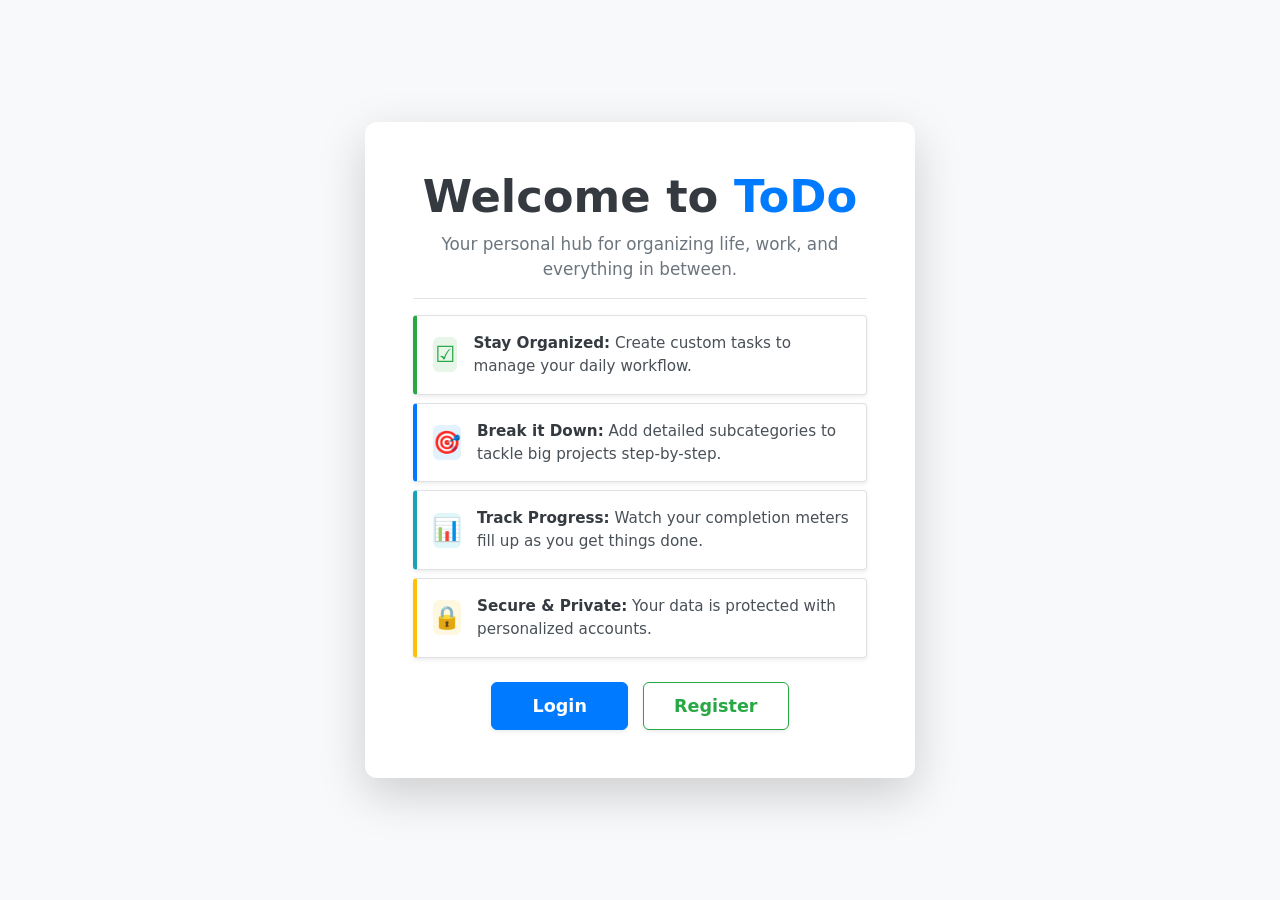
<file: welcome.html>
<!DOCTYPE html>
<html lang="en">
<head>
    <meta charset="UTF-8">
    <meta name="viewport" content="width=device-width, initial-scale=1.0">
    <title>Welcome - ToDo App</title>
    <link rel="stylesheet" href="https://stackpath.bootstrapcdn.com/bootstrap/4.3.1/css/bootstrap.min.css">
    <link rel="stylesheet" href="style.css">
</head>
<body class="bg-light d-flex align-items-center justify-content-center" style="min-height: 100vh;">
    
    <div class="card shadow-lg border-0" style="max-width: 550px; width: 100%; border-radius: 12px;">
        <div class="card-body p-4 p-md-5 text-center">
            
            <h1 class="font-weight-bold mb-2" style="font-size: 2.8rem; color: #343a40;">
                Welcome to <span class="text-primary">ToDo</span>
            </h1>
            
            <p class="text-secondary mb-3" style="font-size: 1.05rem;">
                Your personal hub for organizing life, work, and everything in between.
            </p>

            <hr class="my-3" style="border-top: 1px solid #e0e4e8;">

            <div class="text-left mb-4">
                
                <div class="p-3 mb-2 bg-white border rounded shadow-sm d-flex align-items-center" style="border-left: 4px solid #28a745 !important;">
                    <div class="mr-3 text-success d-flex align-items-center justify-content-center" style="font-size: 1.4rem; background: #e8f5e9; width: 35px; height: 35px; border-radius: 6px;">
                        ☑️
                    </div>
                    <div style="font-size: 0.95rem; color: #495057;">
                        <strong class="text-dark">Stay Organized:</strong> Create custom tasks to manage your daily workflow.
                    </div>
                </div>

                <div class="p-3 mb-2 bg-white border rounded shadow-sm d-flex align-items-center" style="border-left: 4px solid #007bff !important;">
                    <div class="mr-3 text-primary d-flex align-items-center justify-content-center" style="font-size: 1.4rem; background: #e3f2fd; width: 35px; height: 35px; border-radius: 6px;">
                        🎯
                    </div>
                    <div style="font-size: 0.95rem; color: #495057;">
                        <strong class="text-dark">Break it Down:</strong> Add detailed subcategories to tackle big projects step-by-step.
                    </div>
                </div>

                <div class="p-3 mb-2 bg-white border rounded shadow-sm d-flex align-items-center" style="border-left: 4px solid #17a2b8 !important;">
                    <div class="mr-3 text-info d-flex align-items-center justify-content-center" style="font-size: 1.4rem; background: #e0f7fa; width: 35px; height: 35px; border-radius: 6px;">
                        📊
                    </div>
                    <div style="font-size: 0.95rem; color: #495057;">
                        <strong class="text-dark">Track Progress:</strong> Watch your completion meters fill up as you get things done.
                    </div>
                </div>

                <div class="p-3 mb-0 bg-white border rounded shadow-sm d-flex align-items-center" style="border-left: 4px solid #ffc107 !important;">
                    <div class="mr-3 text-warning d-flex align-items-center justify-content-center" style="font-size: 1.4rem; background: #fff8e1; width: 35px; height: 35px; border-radius: 6px;">
                        🔒
                    </div>
                    <div style="font-size: 0.95rem; color: #495057;">
                        <strong class="text-dark">Secure & Private:</strong> Your data is protected with personalized accounts.
                    </div>
                </div>

            </div>

            <div class="d-flex justify-content-center" style="gap: 15px;">
                <a href="https://raw.githack.com/bazi9/to-do/refs/heads/main/login.html" class="btn btn-primary font-weight-bold shadow-sm" style="border-radius: 6px; padding: 10px 40px; font-size: 1.1rem;">Login</a>
                <a href="https://raw.githack.com/bazi9/to-do/refs/heads/main/register.html" class="btn btn-outline-success font-weight-bold shadow-sm bg-white" style="border-radius: 6px; padding: 10px 30px; font-size: 1.1rem;">Register</a>
            </div>
            
        </div>
    </div>

    <script src="https://code.jquery.com/jquery-3.3.1.slim.min.js"></script>
    <script src="https://cdnjs.cloudflare.com/ajax/libs/popper.js/1.14.7/umd/popper.min.js"></script>
    <script src="https://stackpath.bootstrapcdn.com/bootstrap/4.3.1/js/bootstrap.min.js"></script>
</body>
</html>
</file>
<file: style.css>
/* --- MODERN UI RESET --- */
body {
    background-color: #f4f7f6;
    font-family: 'Segoe UI', system-ui, -apple-system, sans-serif;
}

h1, h2, h4, h5 {
    font-weight: 700;
}

/* Make inputs look cleaner */
.modern-input {
    border: 1px solid #ced4da;
    border-radius: 6px;
    height: 38px;
}
.modern-input:focus {
    border-color: #007bff;
    box-shadow: 0 0 0 0.2rem rgba(0, 123, 255, 0.25);
}

.user-badge {
    transition: transform 0.2s ease;
}
.user-badge:hover {
    transform: translateY(-2px);
}

/* --- MAIN TASK DESIGN --- */
.main-task-card {
    background-color: #ffffff;
    border: 1px solid #e0e4e8;
    border-left: 5px solid #6c757d !important;
}

/* --- COLLAPSE TOGGLE BUTTON --- */
.toggle-btn { 
    width: 28px; 
    height: 28px; 
    padding: 0; 
    display: flex; 
    align-items: center; 
    justify-content: center;
    border-radius: 6px;
    transition: all 0.2s ease;
}
.toggle-btn[aria-expanded="true"] .icon-closed { display: none; }
.toggle-btn[aria-expanded="false"] .icon-open { display: none; }
.toggle-btn:focus { outline: none !important; box-shadow: none !important; }

/* --- SUBTASK UPGRADED DESIGN --- */
.sub-task {
    background-color: #ffffff;
    margin-left: 20px;
    border: 1px solid #e0e4e8;
    border-left: 6px solid #007bff !important;
    transition: transform 0.2s ease, box-shadow 0.2s ease;
}

.sub-task:hover {
    transform: translateX(3px);
    box-shadow: 0 4px 10px rgba(0,0,0,0.06) !important;
}

.subtask-form {
    display: flex;
    gap: 8px;
    margin: 0;
}

/* --- COMPLETED TEXT (Clean Grey) --- */
.completed-text {
    color: #adb5bd !important; 
    opacity: 0.85 !important;
    text-decoration: none !important;
    transition: color 0.3s ease;
}

/* --- KEYWORD STYLES --- */
.keyword-badge {
    display: inline-block;
    border: 2px solid #343a40; 
    border-radius: 20px;       
    padding: 2px 10px;
    margin-right: 5px;
    margin-bottom: 2px;
    margin-top: 2px;
    font-size: 0.75rem;
    font-weight: 700;
    letter-spacing: 0.5px;
    background-color: white;
    color: #343a40;
    cursor: pointer;
    user-select: none;
    transition: all 0.2s ease;
}

.keyword-badge:hover {
    background-color: #f8f9fa;
    transform: translateY(-1px);
}

.kw-completed {
    background-color: #28a745 !important;
    color: white !important;
    border-color: #28a745 !important;
}

/* --- CUSTOM RIGHT-CLICK MENU --- */
#keywordContextMenu {
    display: none;
    position: absolute;
    z-index: 1000;
    background-color: white;
    border: 1px solid #e0e4e8;
    border-radius: 8px;
    padding: 4px 0;
    min-width: 140px;
    box-shadow: 0 4px 15px rgba(0,0,0,0.1);
}

.context-item {
    padding: 8px 15px;
    cursor: pointer;
    font-size: 0.9rem;
    font-weight: 600;
    transition: background-color 0.2s;
}

.context-item:hover {
    background-color: #f4f7f6;
}

/* --- MOBILE OPTIMIZATIONS --- */
@media (max-width: 768px) {
    .sub-task {
        margin-left: 5px !important; 
    }
    
    .keyword-badge {
        font-size: 0.7rem; 
        padding: 2px 8px;
    }
}
</file>
